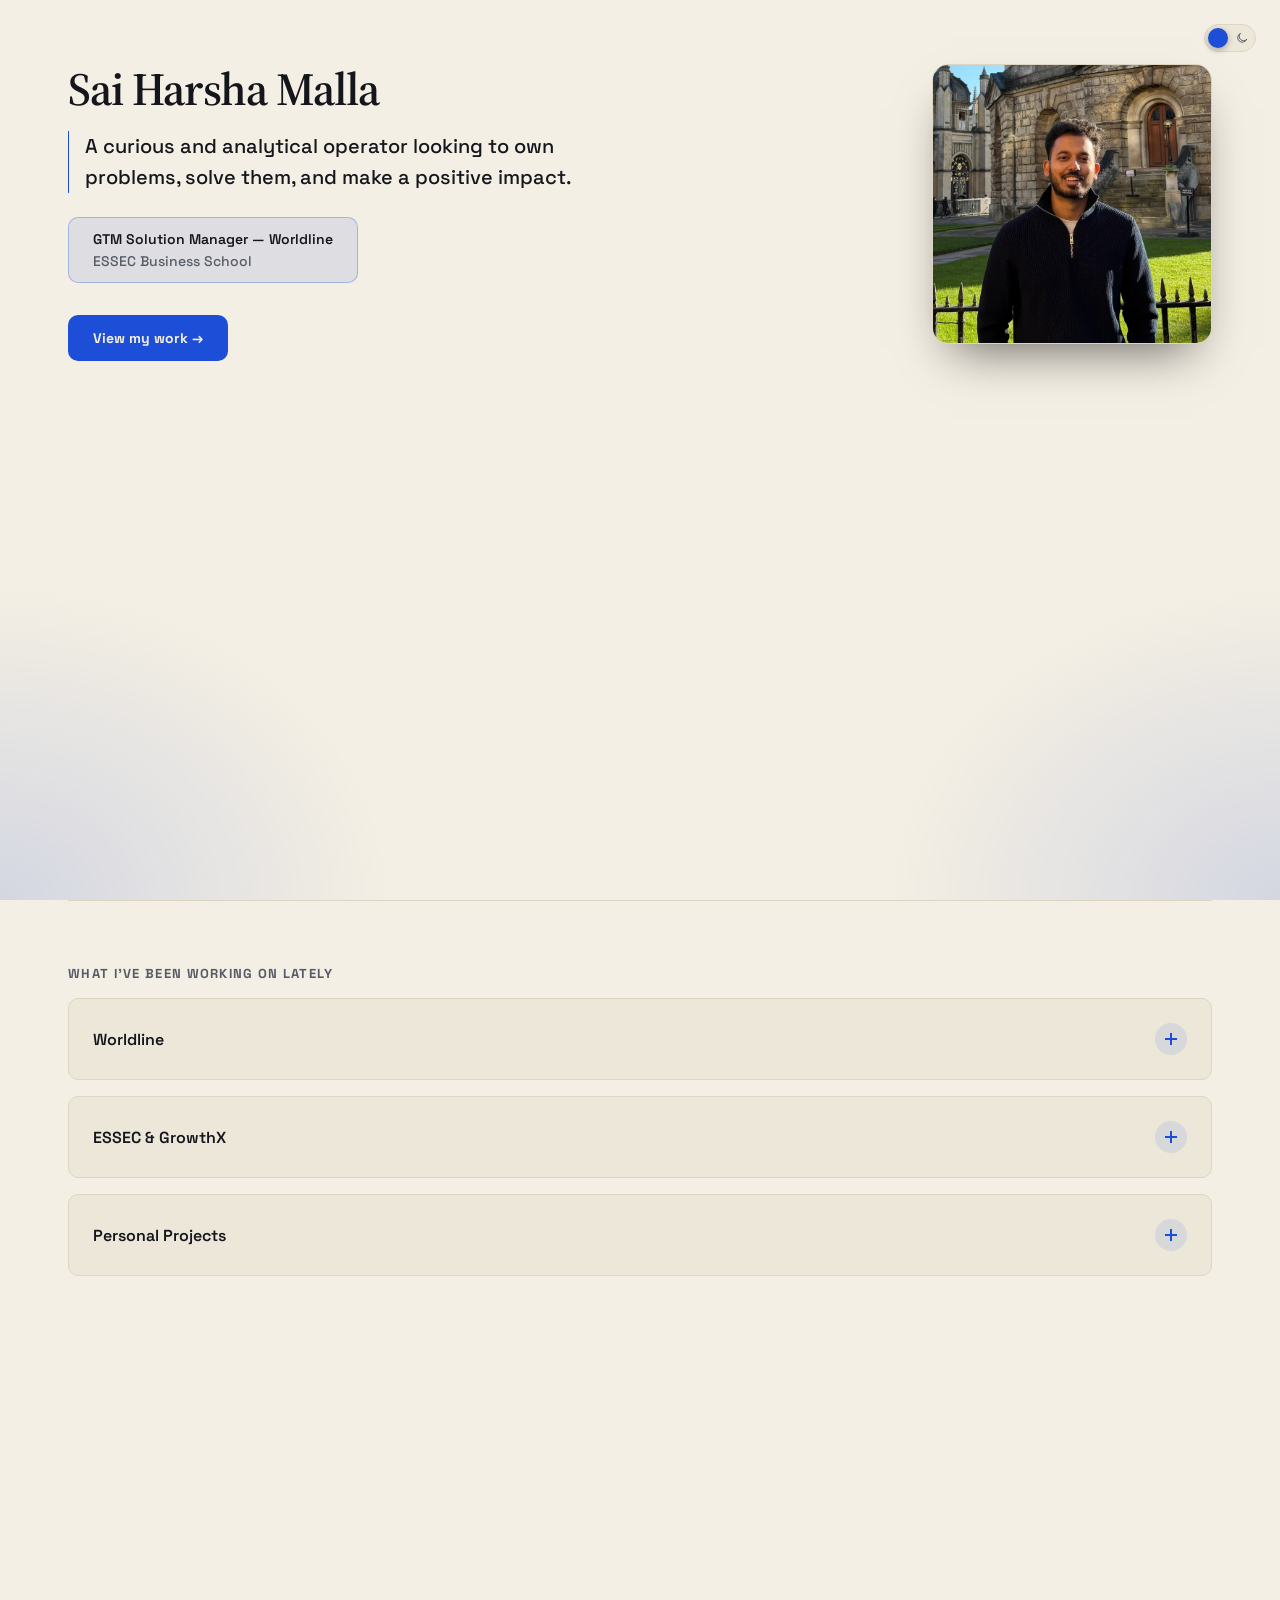
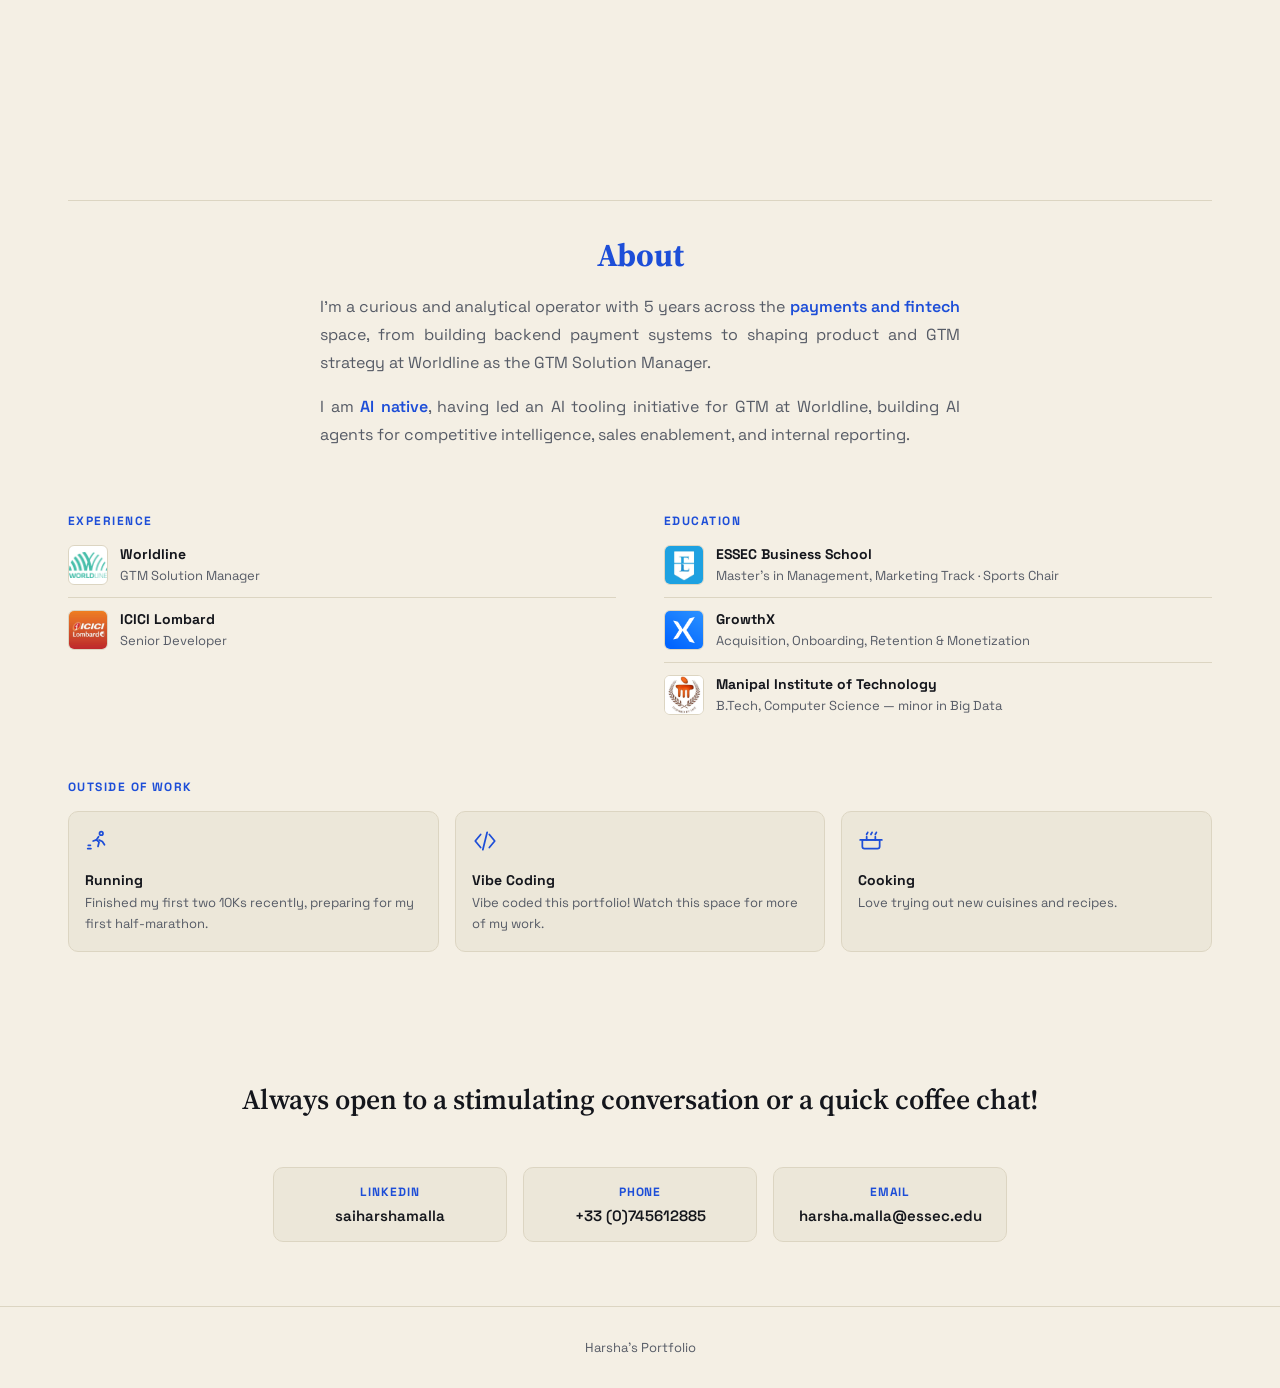
<file: index.html>
<!DOCTYPE html>
<html lang="en">
<head>
<meta charset="UTF-8">
<script>(function(){var t=localStorage.getItem('theme')||(window.matchMedia('(prefers-color-scheme: light)').matches?'light':'dark');document.documentElement.setAttribute('data-theme',t);})();</script>
<meta name="viewport" content="width=device-width, initial-scale=1.0">
<title>Sai Harsha Malla — Portfolio</title>
<meta name="description" content="Portfolio of Sai Harsha Malla — work, school, and personal projects.">
<meta property="og:type" content="website">
<meta property="og:url" content="https://portfolio-harsha9987.vercel.app/">
<meta property="og:title" content="Sai Harsha Malla — Portfolio">
<meta property="og:description" content="Portfolio of Sai Harsha Malla — work, school, and personal projects.">
<meta property="og:image" content="https://portfolio-harsha9987.vercel.app/assets/photo.jpg">
<meta name="twitter:card" content="summary_large_image">
<meta name="twitter:title" content="Sai Harsha Malla — Portfolio">
<meta name="twitter:description" content="Portfolio of Sai Harsha Malla — work, school, and personal projects.">
<meta name="twitter:image" content="https://portfolio-harsha9987.vercel.app/assets/photo.jpg">
<link rel="preconnect" href="https://fonts.googleapis.com">
<link rel="preconnect" href="https://fonts.gstatic.com" crossorigin>
<link href="https://fonts.googleapis.com/css2?family=Space+Grotesk:wght@400;500;600;700&family=Source+Serif+4:opsz,wght@8..60,600;8..60,700&display=swap" rel="stylesheet">
<link rel="stylesheet" href="css/styles.css">
</head>
<body>

<div class="theme-toggle-float">
  <button class="theme-toggle" id="themeToggle" type="button" role="switch" aria-checked="true" aria-label="Toggle light/dark theme">
    <svg class="theme-toggle-icon theme-toggle-icon-sun" viewBox="0 0 24 24" fill="none" stroke="currentColor" stroke-width="1.6" stroke-linecap="round" stroke-linejoin="round" aria-hidden="true"><circle cx="12" cy="12" r="4"/><path d="M12 2v2M12 20v2M4 12H2M22 12h-2M4.9 4.9l1.4 1.4M17.7 17.7l1.4 1.4M4.9 19.1l1.4-1.4M17.7 6.3l1.4-1.4"/></svg>
    <svg class="theme-toggle-icon theme-toggle-icon-moon" viewBox="0 0 24 24" fill="none" stroke="currentColor" stroke-width="1.6" stroke-linecap="round" stroke-linejoin="round" aria-hidden="true"><path d="M20 14.5A8 8 0 1 1 9.5 4a6.5 6.5 0 0 0 10.5 10.5z"/></svg>
    <span class="theme-toggle-thumb"></span>
  </button>
</div>

<main class="main">
  <section class="hero reveal" id="hero">
    <h1 class="name">Sai Harsha Malla</h1>
    <div class="hero-photo">
      <img src="assets/photo.jpg" alt="Sai Harsha Malla" width="280" height="280">
    </div>
    <div class="hero-text">
      <p class="headline">A curious and analytical operator looking to own problems, solve them, and make a positive impact.</p>
      <div class="role-highlight">
        <span class="role-highlight-line">GTM Solution Manager &mdash; Worldline</span>
        <span class="role-highlight-line is-secondary">ESSEC Business School</span>
      </div>
      <a class="btn btn-primary hero-cta" href="#work">View my work &rarr;</a>
    </div>
  </section>

  <section class="projects" aria-label="Projects" id="work">
    <h2 class="projects-heading">What I&rsquo;ve been working on lately</h2>

    <div class="category reveal" data-category="work">
      <button class="category-toggle" aria-expanded="false" aria-controls="panel-work">
        <span class="category-label">Worldline</span>
        <span class="category-icon" aria-hidden="true"></span>
      </button>
      <div class="category-panel" id="panel-work" data-panel="work" hidden><div class="category-panel-grid"></div></div>
    </div>

    <div class="category reveal" data-category="school">
      <button class="category-toggle" aria-expanded="false" aria-controls="panel-school">
        <span class="category-label">ESSEC &amp; GrowthX</span>
        <span class="category-icon" aria-hidden="true"></span>
      </button>
      <div class="category-panel" id="panel-school" data-panel="school" hidden><div class="category-panel-grid"></div></div>
    </div>

    <div class="category reveal" data-category="personal">
      <button class="category-toggle" aria-expanded="false" aria-controls="panel-personal">
        <span class="category-label">Personal Projects</span>
        <span class="category-icon" aria-hidden="true"></span>
      </button>
      <div class="category-panel" id="panel-personal" data-panel="personal" hidden><div class="category-panel-grid"></div></div>
    </div>
  </section>

  <section id="about" class="about-section">

    <section class="about-intro reveal">
      <div class="about-intro-text">
        <h2 class="about-heading">About</h2>
        <p>I&rsquo;m a curious and analytical operator with 5 years across the <span class="text-accent">payments and fintech</span> space, from building backend payment systems to shaping product and GTM strategy at Worldline as the GTM Solution Manager.</p>
        <p>I am <span class="text-accent">AI native</span>, having led an AI tooling initiative for GTM at Worldline, building AI agents for competitive intelligence, sales enablement, and internal reporting.</p>
      </div>
    </section>

    <section class="about-columns reveal">
      <div>
        <h2 class="section-heading">Experience</h2>
        <ul class="timeline">
          <li class="timeline-item">
            <div class="timeline-logo"><img src="assets/logos/worldline.webp" alt="Worldline logo"></div>
            <div class="timeline-text">
              <div class="timeline-org">Worldline</div>
              <div class="timeline-title">GTM Solution Manager</div>
            </div>
          </li>
          <li class="timeline-item">
            <div class="timeline-logo"><img src="assets/logos/icici-lombard.jpg" alt="ICICI Lombard logo"></div>
            <div class="timeline-text">
              <div class="timeline-org">ICICI Lombard</div>
              <div class="timeline-title">Senior Developer</div>
            </div>
          </li>
        </ul>
      </div>
      <div>
        <h2 class="section-heading">Education</h2>
        <ul class="timeline">
          <li class="timeline-item">
            <div class="timeline-logo"><img src="assets/logos/essec.jpg" alt="ESSEC Business School logo"></div>
            <div class="timeline-text">
              <div class="timeline-org">ESSEC Business School</div>
              <div class="timeline-title">Master&rsquo;s in Management, Marketing Track &middot; Sports Chair</div>
            </div>
          </li>
          <li class="timeline-item">
            <div class="timeline-logo"><img src="assets/logos/growthx.webp" alt="GrowthX logo"></div>
            <div class="timeline-text">
              <div class="timeline-org">GrowthX</div>
              <div class="timeline-title">Acquisition, Onboarding, Retention &amp; Monetization</div>
            </div>
          </li>
          <li class="timeline-item">
            <div class="timeline-logo"><img src="assets/logos/manipal.jpg" alt="Manipal Institute of Technology logo"></div>
            <div class="timeline-text">
              <div class="timeline-org">Manipal Institute of Technology</div>
              <div class="timeline-title">B.Tech, Computer Science &mdash; minor in Big Data</div>
            </div>
          </li>
        </ul>
      </div>
    </section>

    <section class="hobbies-section reveal">
      <h2 class="section-heading">Outside of Work</h2>
      <div class="hobbies-list">
        <div class="hobby">
          <svg class="hobby-icon" viewBox="0 0 24 24" fill="none" stroke="currentColor" stroke-width="1.6" stroke-linecap="round" stroke-linejoin="round" aria-hidden="true">
            <circle cx="15" cy="5" r="1.6"/>
            <path d="M12.5 8l-2 3 2.5 2-1 4"/>
            <path d="M13 11l3 1.5 2 3"/>
            <path d="M10.5 11l-3 1"/>
            <path d="M3 16h2M2.5 19h3"/>
          </svg>
          <div class="hobby-title">Running</div>
          <div class="hobby-desc">Finished my first two 10Ks recently, preparing for my first half-marathon.</div>
        </div>
        <div class="hobby">
          <svg class="hobby-icon" viewBox="0 0 24 24" fill="none" stroke="currentColor" stroke-width="1.6" stroke-linecap="round" stroke-linejoin="round" aria-hidden="true">
            <polyline points="8 6 3 12 8 18"/>
            <polyline points="16 6 21 12 16 18"/>
            <line x1="14" y1="4" x2="10" y2="20"/>
          </svg>
          <div class="hobby-title">Vibe Coding</div>
          <div class="hobby-desc">Vibe coded this portfolio! Watch this space for more of my work.</div>
        </div>
        <div class="hobby">
          <svg class="hobby-icon" viewBox="0 0 24 24" fill="none" stroke="currentColor" stroke-width="1.6" stroke-linecap="round" stroke-linejoin="round" aria-hidden="true">
            <path d="M4 11h16v6a2 2 0 0 1-2 2H6a2 2 0 0 1-2-2v-6z"/>
            <path d="M2 11h20"/>
            <path d="M8 11V8M16 11V8"/>
            <path d="M9 4c0 1-1 1-1 2M13 4c0 1-1 1-1 2M17 4c0 1-1 1-1 2"/>
          </svg>
          <div class="hobby-title">Cooking</div>
          <div class="hobby-desc">Love trying out new cuisines and recipes.</div>
        </div>
      </div>
    </section>

  </section>

  <section class="contact reveal" id="contact">
    <h2 class="contact-headline">Always open to a stimulating conversation or a quick coffee chat!</h2>

    <div class="contact-list">
      <a class="contact-row" href="https://www.linkedin.com/in/saiharshamalla/" target="_blank" rel="noopener">
        <span class="contact-row-label">LinkedIn</span>
        <span class="contact-row-value">saiharshamalla</span>
      </a>
      <a class="contact-row" href="tel:+33745612885">
        <span class="contact-row-label">Phone</span>
        <span class="contact-row-value">+33 (0)745612885</span>
      </a>
      <a class="contact-row" href="mailto:harsha.malla@essec.edu">
        <span class="contact-row-label">Email</span>
        <span class="contact-row-value">harsha.malla@essec.edu</span>
      </a>
    </div>
  </section>
</main>

<footer class="site-footer">
  <span>Harsha&rsquo;s Portfolio</span>
</footer>

<a href="#hero" class="back-to-top" aria-label="Back to top">
  <svg viewBox="0 0 24 24" fill="none" stroke="currentColor" stroke-width="1.6" stroke-linecap="round" stroke-linejoin="round" aria-hidden="true"><path d="M12 19V5"/><path d="M6 11l6-6 6 6"/></svg>
</a>

<script src="js/projects-data.js"></script>
<script src="js/script.js"></script>
</body>
</html>
</file>
<file: css/styles.css>
/* ---------------------------------------------------------
   Design tokens — single source of truth for colors, type,
   and spacing. Change values here, not at call sites.
--------------------------------------------------------- */
:root {
  --bg: #0a0b0f;
  --bg-elevated: #13151c;
  --bg-elevated-hover: #191c25;
  --border: #22262f;
  --text: #e9ebf1;
  --text-muted: #9aa0ae;
  --text-faint: #676d7a;
  --accent: #3b82f6;
  --accent-rgb: 59, 130, 246;
  --accent-soft: rgba(59, 130, 246, 0.14);
  --accent-border: rgba(59, 130, 246, 0.35);

  --font-sans: 'Space Grotesk', -apple-system, BlinkMacSystemFont, 'Segoe UI', sans-serif;

  --space-1: 4px;
  --space-2: 8px;
  --space-3: 12px;
  --space-4: 16px;
  --space-5: 24px;
  --space-6: 32px;
  --space-7: 48px;
  --space-8: 64px;

  --radius-sm: 6px;
  --radius-md: 10px;
  --radius-lg: 16px;

  --content-max-width: 1240px;
  --transition: 220ms cubic-bezier(0.4, 0, 0.2, 1);

  color-scheme: dark;
}

/* Light theme — applied via [data-theme="light"] on <html>, set by the
   inline script in <head> (before paint, to avoid a flash) and toggled
   by .theme-toggle in script.js. Absence of the attribute means dark,
   so dark stays the default for anyone without JS. */
:root[data-theme="light"] {
  --bg: #f4efe4;
  --bg-elevated: #ece7d9;
  --bg-elevated-hover: #e3dcca;
  --border: #dcd5c2;
  --text: #14161c;
  --text-muted: #565b66;
  --text-faint: #8a8f99;
  --accent: #1d4ed8;
  --accent-rgb: 29, 78, 216;
  --accent-soft: rgba(29, 78, 216, 0.10);
  --accent-border: rgba(29, 78, 216, 0.30);

  color-scheme: light;
}

* { box-sizing: border-box; }

html {
  scroll-behavior: smooth;
}

/* Browser-default surfaces, themed from the palette instead of left at
   browser defaults — text selection, scrollbar, and keyboard focus. */
::selection {
  background: var(--accent);
  color: var(--bg);
}

/* Scrollbar hidden entirely (page still scrolls normally, just no
   visible track/thumb) — Firefox via scrollbar-width, legacy Edge/IE via
   -ms-overflow-style, WebKit/Chromium via the ::-webkit-scrollbar rule. */
html {
  scrollbar-width: none;
  -ms-overflow-style: none;
}

::-webkit-scrollbar {
  display: none;
}

:focus-visible {
  outline: 2px solid var(--accent);
  outline-offset: 2px;
}

h1, h2, h3 {
  text-wrap: balance;
}

p {
  text-wrap: pretty;
}

html, body {
  margin: 0;
  padding: 0;
  background: var(--bg);
  color: var(--text);
  font-family: var(--font-sans);
  -webkit-font-smoothing: antialiased;
}

body {
  display: flex;
  flex-direction: column;
  min-height: 100dvh;
}

/* Faint ambient glow + grain — decorative, sits behind all content.
   z-index is a small POSITIVE value, not negative: a negative z-index on
   a real stacking-context-forming box (position:fixed always forms one)
   paints behind body's own solid background and becomes invisible — this
   was confirmed by direct pixel sampling while debugging this exact rule.
   `.main`/`.site-footer` are given an explicitly higher z-index so real
   content still always paints above this. */
body::before,
body::after {
  content: '';
  position: fixed;
  inset: 0;
  z-index: 0;
  pointer-events: none;
}

/* Same two-corner wash in both themes — a soft accent rise from the
   bottom-left and bottom-right toward center, subtle by design. Dark and
   light use different literal rgba() values (rather than the shared
   --accent-soft token) so each can be tuned to its own background:
   dark needs less alpha to read as equally subtle, since color shows up
   more readily against near-black than against the light theme's cream. */
body::before {
  background:
    radial-gradient(600px 480px at 0% 100%, rgba(59, 130, 246, 0.16), transparent 65%),
    radial-gradient(600px 480px at 100% 100%, rgba(59, 130, 246, 0.16), transparent 65%);
}

:root[data-theme="light"] body::before {
  background:
    radial-gradient(600px 480px at 0% 100%, rgba(29, 78, 216, 0.15), transparent 65%),
    radial-gradient(600px 480px at 100% 100%, rgba(29, 78, 216, 0.15), transparent 65%);
}

body::after {
  opacity: 0.035;
  mix-blend-mode: overlay;
  background-image: url("data:image/svg+xml,%3Csvg xmlns='http://www.w3.org/2000/svg' width='120' height='120'%3E%3Cfilter id='n'%3E%3CfeTurbulence type='fractalNoise' baseFrequency='0.85' numOctaves='2' stitchTiles='stitch'/%3E%3C/filter%3E%3Crect width='100%25' height='100%25' filter='url(%23n)'/%3E%3C/svg%3E");
}

/* ---------------------------------------------------------
   Scroll-reveal (hero, project categories)
--------------------------------------------------------- */
.reveal {
  opacity: 0;
  transform: translateY(14px);
  transition: opacity 600ms ease, transform 600ms ease;
}

.reveal.in-view {
  opacity: 1;
  transform: translateY(0);
}

.category.reveal:nth-of-type(1) { transition-delay: 0ms; }
.category.reveal:nth-of-type(2) { transition-delay: 80ms; }
.category.reveal:nth-of-type(3) { transition-delay: 160ms; }

a {
  color: inherit;
  text-decoration: none;
}

ul { list-style: none; margin: 0; padding: 0; }

/* ---------------------------------------------------------
   Floating theme toggle
--------------------------------------------------------- */
.theme-toggle-float {
  position: fixed;
  top: calc(var(--space-5) + env(safe-area-inset-top));
  right: calc(var(--space-5) + env(safe-area-inset-right));
  z-index: 20;
}

/* Bottom-right, opposite corner from the theme toggle — deliberately, so
   it can never repeat the toggle/accordion overlap bug fixed earlier.
   Hidden until initBackToTop() (script.js) reveals it once Hero has
   scrolled out of view. */
.back-to-top {
  position: fixed;
  bottom: calc(var(--space-5) + env(safe-area-inset-bottom));
  right: calc(var(--space-5) + env(safe-area-inset-right));
  z-index: 15;
  display: flex;
  align-items: center;
  justify-content: center;
  width: 44px;
  height: 44px;
  border-radius: 50%;
  background: var(--bg-elevated);
  border: 1px solid var(--border);
  color: var(--text-muted);
  opacity: 0;
  pointer-events: none;
  transition: opacity var(--transition), border-color var(--transition), color var(--transition), transform var(--transition);
}

.back-to-top svg {
  width: 20px;
  height: 20px;
}

.back-to-top.is-visible {
  opacity: 1;
  pointer-events: auto;
}

.back-to-top:hover {
  border-color: var(--accent-border);
  color: var(--accent);
  transform: translateY(-2px);
}

.theme-toggle {
  position: relative;
  flex-shrink: 0;
  width: 52px;
  height: 28px;
  padding: 0;
  margin: 0;
  border: 1px solid var(--border);
  border-radius: 999px;
  background: var(--bg-elevated);
  cursor: pointer;
  transition: border-color var(--transition);
}

.theme-toggle:hover {
  border-color: var(--accent-border);
}

.theme-toggle-icon {
  position: absolute;
  top: 50%;
  width: 14px;
  height: 14px;
  transform: translateY(-50%);
  color: var(--text-muted);
  pointer-events: none;
}

.theme-toggle-icon-sun {
  left: 6px;
}

.theme-toggle-icon-moon {
  right: 6px;
}

.theme-toggle-thumb {
  position: absolute;
  top: 3px;
  left: 29px;
  width: 20px;
  height: 20px;
  border-radius: 50%;
  background: var(--accent);
  box-shadow: 0 2px 6px rgba(0, 0, 0, 0.3);
  transition: left var(--transition);
}

/* Thumb position is driven directly by the root theme attribute (not the
   button's own state), since that attribute is already set synchronously
   before paint by the inline head script — this avoids any flash/jump on
   page load that driving it off aria-checked + JS would risk. */
:root[data-theme="light"] .theme-toggle-thumb {
  left: 3px;
}

/* ---------------------------------------------------------
   Reusable section heading (Experience / Education / etc.)
--------------------------------------------------------- */
.section-heading {
  font-size: 12px;
  font-weight: 700;
  letter-spacing: 0.12em;
  text-transform: uppercase;
  color: var(--accent);
  margin: 0 0 var(--space-4);
}

.timeline-item {
  display: flex;
  align-items: center;
  gap: var(--space-3);
  padding-bottom: var(--space-3);
  margin-bottom: var(--space-3);
  border-bottom: 1px solid var(--border);
}

.timeline-item:last-child {
  border-bottom: none;
  margin-bottom: 0;
  padding-bottom: 0;
}

.timeline-logo {
  flex-shrink: 0;
  width: 40px;
  height: 40px;
  display: flex;
  align-items: center;
  justify-content: center;
  overflow: hidden;
  border: 1px solid var(--border);
  border-radius: var(--radius-sm);
  background: #fff;
  transition: transform var(--transition), box-shadow var(--transition), border-color var(--transition);
}

.timeline-logo img {
  width: 100%;
  height: 100%;
  object-fit: contain;
  display: block;
}

.timeline-item:hover .timeline-logo {
  transform: translateY(-5px);
  border-color: var(--accent-border);
  box-shadow: 0 16px 26px -10px rgba(var(--accent-rgb), 0.5);
}

.timeline-text {
  min-width: 0;
}

.timeline-org {
  font-size: 14px;
  font-weight: 700;
  line-height: 1.4;
  color: var(--text);
}

.timeline-title {
  font-size: 13px;
  color: var(--text-muted);
  margin-top: 2px;
  line-height: 1.4;
}

/* ---------------------------------------------------------
   Main / hero
--------------------------------------------------------- */
.main {
  position: relative;
  z-index: 2;
  flex: 1 0 auto;
  padding: var(--space-8) var(--space-7) var(--space-8);
  max-width: var(--content-max-width);
  width: 100%;
  margin: 0 auto;
}

/* .name / .hero-photo / .hero-text stack in plain block flow, in that DOM
   order — the photo is pulled out of flow via position:absolute so it
   doesn't affect the gap between name and hero-text at all (an earlier
   version used grid-template-areas with the photo spanning both rows,
   which forced the grid's auto row-sizing to inflate the *name* row to
   fit the photo's 280px height — a large, wrong gap right after the
   name). On mobile the override below simply switches .hero-photo back
   to position:static, which drops it into normal flow exactly where it
   already sits in the DOM: after the name, before the rest of the text. */
.hero {
  position: relative;
  min-height: calc(100dvh - (var(--space-8) * 2));
}

.hero .name,
.hero-text {
  max-width: calc(100% - 280px - var(--space-7));
}

/* Plain bordered card, matching the size/treatment the site launched
   with (280x280, neutral border, no color halo — see CLAUDE.md's "Hero
   photo" section). A few other treatments (enlarged + bled off the
   viewport edge, a radial-mask fade with no border at all) were tried in
   pursuit of a more "integrated" feel and rejected. */
.hero-photo {
  position: absolute;
  top: 0;
  right: 0;
  width: 280px;
  height: 280px;
  border-radius: var(--radius-lg);
  overflow: hidden;
  border: 1px solid var(--border);
  background: var(--bg-elevated);
  box-shadow: 0 24px 48px -20px rgba(0, 0, 0, 0.6);
}

.hero-photo img {
  width: 100%;
  height: 100%;
  object-fit: cover;
  display: block;
}

.btn.hero-cta {
  display: flex;
  width: fit-content;
  margin-top: var(--space-6);
  font-weight: 700;
}

.name {
  font-family: 'Source Serif 4', serif;
  font-size: clamp(34px, 4vw, 46px);
  font-weight: 600;
  letter-spacing: -0.02em;
  line-height: 1.1;
  margin: 0 0 var(--space-4);
}

.headline {
  font-size: 20px;
  font-weight: 500;
  line-height: 1.55;
  color: var(--text);
  max-width: 44ch;
  margin: 0;
  padding-left: var(--space-4);
  border-left: 1px solid var(--accent);
}

.role-highlight {
  display: inline-flex;
  flex-direction: column;
  gap: 4px;
  margin-top: var(--space-5);
  padding: var(--space-3) var(--space-5);
  border-radius: var(--radius-md);
  background: var(--accent-soft);
  border: 1px solid var(--accent-border);
}

.role-highlight-line {
  font-size: 14px;
  font-weight: 600;
  color: var(--text);
}

.role-highlight-line.is-secondary {
  font-weight: 500;
  color: var(--text-muted);
}

/* ---------------------------------------------------------
   Buttons
--------------------------------------------------------- */
.btn {
  display: inline-flex;
  align-items: center;
  gap: var(--space-2);
  padding: 13px 24px;
  border-radius: var(--radius-md);
  font-size: 14px;
  font-weight: 600;
  font-family: var(--font-sans);
  border: 1px solid transparent;
  cursor: pointer;
  transition: transform var(--transition), box-shadow var(--transition);
}

.btn-primary {
  background: var(--accent);
  color: var(--bg);
}

.btn-primary:hover {
  transform: translateY(-2px);
  box-shadow: 0 14px 28px -12px rgba(0, 0, 0, 0.5);
}

/* ---------------------------------------------------------
   Projects — accordion categories
--------------------------------------------------------- */
.projects,
.contact {
  padding-top: var(--space-8);
  margin-top: var(--space-8);
}

.about-section {
  padding-top: var(--space-6);
}

.projects,
.about-section {
  border-top: 1px solid var(--border);
}

.projects {
  display: flex;
  flex-direction: column;
  justify-content: flex-start;
  gap: var(--space-4);
  min-height: 100dvh;
}

.projects-heading {
  font-size: 13px;
  font-weight: 700;
  letter-spacing: 0.1em;
  text-transform: uppercase;
  color: var(--text-muted);
  margin: 0;
}

.category {
  border: 1px solid var(--border);
  border-radius: var(--radius-md);
  background: var(--bg-elevated);
  overflow: hidden;
  transition: transform var(--transition), border-color var(--transition), box-shadow var(--transition);
}

.category:hover {
  transform: translateY(-2px);
  border-color: var(--accent-border);
  box-shadow: 0 14px 28px -18px rgba(0, 0, 0, 0.4);
}

.category-toggle {
  width: 100%;
  display: flex;
  align-items: center;
  justify-content: space-between;
  padding: var(--space-5);
  background: transparent;
  border: none;
  color: var(--text);
  font-family: var(--font-sans);
  font-size: 16px;
  font-weight: 600;
  cursor: pointer;
  transition: background var(--transition);
}

.category-toggle:hover {
  background: var(--bg-elevated-hover);
}

.category-toggle:focus-visible {
  outline: 2px solid var(--accent);
  outline-offset: -2px;
}

.category-icon {
  position: relative;
  width: 32px;
  height: 32px;
  flex-shrink: 0;
  border-radius: 50%;
  background: var(--accent-soft);
  transition: background var(--transition);
}

.category-toggle:hover .category-icon {
  background: var(--accent-border);
}

.category-icon::before,
.category-icon::after {
  content: '';
  position: absolute;
  top: 50%;
  left: 50%;
  background: var(--accent);
  transform: translate(-50%, -50%);
  transition: transform var(--transition);
}

.category-icon::before {
  width: 12px;
  height: 2px;
}

.category-icon::after {
  width: 2px;
  height: 12px;
}

.category-toggle[aria-expanded="true"] .category-icon::after {
  transform: translate(-50%, -50%) rotate(90deg) scale(0);
}

/* Expand/collapse uses the grid-template-rows 0fr->1fr technique instead
   of animating max-height/padding: those are layout properties that force
   a reflow on every animation frame (and, with the old fixed max-height:
   2000px, interpolate through a much larger range than the real content
   ever needs). grid-template-rows animates the track size directly, and
   .category-panel-grid's overflow:hidden gives it a 0 automatic minimum
   size so it can actually collapse to nothing. */
.category-panel {
  display: grid;
  grid-template-rows: 0fr;
  opacity: 0;
  transition: grid-template-rows var(--transition), opacity var(--transition);
}

.category-panel.is-open {
  grid-template-rows: 1fr;
  opacity: 1;
}

.category-panel[hidden] {
  display: none;
}

.category-panel-grid {
  min-height: 0;
  overflow: hidden;
  display: grid;
  grid-template-columns: repeat(auto-fit, minmax(260px, 1fr));
  gap: var(--space-4);
  padding: 0 var(--space-5) var(--space-5);
}

/* Project card */
.project-card {
  /* Caps how wide a single grid item can stretch when auto-fit collapses
     unused tracks (e.g. a category with only one project) — without this,
     a lone card would stretch to fill the entire row instead of matching
     the card width seen when a row has enough cards to fill it on their
     own (2-4 cards, e.g. Worldline/ESSEC & GrowthX). Below this cap,
     multi-card rows are unaffected since their natural stretched width
     already comes in under it. */
  max-width: 360px;
  border: 1px solid var(--border);
  border-radius: var(--radius-md);
  padding: var(--space-4);
  background: var(--bg);
  transition: transform var(--transition), border-color var(--transition), box-shadow var(--transition);
}

.project-card:hover {
  transform: translateY(-3px);
  border-color: var(--accent-border);
  box-shadow: 0 12px 24px -12px rgba(0, 0, 0, 0.35);
}

.category-panel.is-open .project-card {
  animation: card-in 420ms cubic-bezier(0.4, 0, 0.2, 1) both;
}

.category-panel.is-open .project-card:nth-child(1) { animation-delay: 60ms; }
.category-panel.is-open .project-card:nth-child(2) { animation-delay: 120ms; }
.category-panel.is-open .project-card:nth-child(3) { animation-delay: 180ms; }
.category-panel.is-open .project-card:nth-child(4) { animation-delay: 240ms; }

@keyframes card-in {
  from { opacity: 0; transform: translateY(10px); }
  to { opacity: 1; transform: translateY(0); }
}

.project-thumb {
  position: relative;
  aspect-ratio: 16 / 9;
  border-radius: var(--radius-sm);
  overflow: hidden;
  border: 1px solid var(--border);
  margin-bottom: var(--space-3);
}

.project-thumb-pdf-label {
  position: absolute;
  bottom: var(--space-2);
  left: var(--space-2);
  padding: 3px 10px;
  border-radius: 999px;
  background: rgba(0, 0, 0, 0.65);
  color: #fff;
  font-size: 11px;
  font-weight: 600;
  pointer-events: none;
}

.project-thumb iframe {
  width: 100%;
  height: 100%;
  border: none;
  /* Was pointer-events:none so clicks would fall through to the enclosing
     card-link — but that also blocked scrolling/paging inside the native
     PDF viewer entirely, which is the actual point of a preview. Letting
     the iframe capture its own input means a click landing specifically
     on the thumb no longer opens the file (the title/tags below still
     do, and the card's hover-lift still fires over the thumb too, since
     CSS :hover on the ancestor <a> isn't affected by the iframe's
     pointer-events) — a fair trade for the preview actually being
     scrollable. */
}

.project-thumb-placeholder {
  display: flex;
  align-items: center;
  justify-content: center;
  background:
    radial-gradient(circle at center, var(--accent-soft) 0%, transparent 70%),
    var(--bg-elevated);
}

.project-thumb-glyph {
  font-size: 32px;
  font-weight: 700;
  color: var(--accent);
  opacity: 0.45;
}

.project-thumb-icon {
  width: 42px;
  height: 42px;
  color: var(--accent);
  opacity: 0.65;
}

.project-title {
  font-size: 15px;
  font-weight: 700;
  margin: 0 0 var(--space-2);
}

.project-blurb {
  font-size: 13px;
  color: var(--text-muted);
  line-height: 1.6;
  margin: 0 0 var(--space-3);
}

.project-tags {
  display: flex;
  flex-wrap: wrap;
  gap: var(--space-2);
  margin-bottom: var(--space-3);
}

.project-tag {
  font-size: 11px;
  font-weight: 600;
  padding: 3px 10px;
  border-radius: 999px;
  background: var(--accent-soft);
  color: var(--accent);
}

.project-card-link {
  display: block;
  color: inherit;
  text-decoration: none;
}

.project-download-btn {
  display: flex;
  justify-content: center;
  width: 100%;
  margin-top: var(--space-3);
  padding: 8px 16px;
  font-size: 12px;
  background: transparent;
  border-color: var(--accent-border);
  color: var(--accent);
}

.project-download-btn:hover {
  background: var(--accent-soft);
  transform: translateY(-2px);
}

.category-empty {
  grid-column: 1 / -1;
  text-align: center;
  color: var(--text-muted);
  font-size: 14px;
  padding: var(--space-6) 0;
}

/* ---------------------------------------------------------
   About page
--------------------------------------------------------- */
.about-intro {
  max-width: 640px;
  margin: 0 auto var(--space-8);
  text-align: center;
}

.about-heading {
  font-family: 'Source Serif 4', serif;
  font-size: clamp(24px, 3vw, 32px);
  font-weight: 700;
  letter-spacing: -0.01em;
  color: var(--accent);
  text-align: center;
  margin: 0 0 var(--space-4);
}

.about-intro-text p {
  font-size: 16px;
  line-height: 1.75;
  color: var(--text-muted);
  text-align: justify;
  text-align-last: left;
  hyphens: auto;
  margin: var(--space-4) 0 0;
}

.text-accent {
  color: var(--accent);
  font-weight: 600;
}

.about-columns {
  display: grid;
  grid-template-columns: 1fr 1fr;
  gap: var(--space-7);
  margin-bottom: var(--space-8);
}

.hobbies-list {
  display: grid;
  grid-template-columns: repeat(3, 1fr);
  gap: var(--space-4);
}

.hobby {
  padding: var(--space-4);
  border: 1px solid var(--border);
  border-radius: var(--radius-md);
  background: var(--bg-elevated);
}

.hobby-icon {
  width: 26px;
  height: 26px;
  color: var(--accent);
  margin-bottom: var(--space-3);
}

.hobby-title {
  font-size: 14px;
  font-weight: 700;
  color: var(--text);
  margin-bottom: var(--space-1);
}

.hobby-desc {
  font-size: 13px;
  color: var(--text-muted);
  line-height: 1.6;
}

/* ---------------------------------------------------------
   Contact page
--------------------------------------------------------- */
.contact {
  text-align: center;
}

.contact-headline {
  font-family: 'Source Serif 4', serif;
  font-size: clamp(20px, 2.4vw, 28px);
  font-weight: 600;
  line-height: 1.4;
  margin: 0 auto var(--space-7);
}

/* Force a single line only once the viewport is comfortably wide enough
   for it (~1000px+ of content width) — below that, let it wrap normally
   rather than risk horizontal overflow. */
@media (min-width: 1100px) {
  .contact-headline {
    white-space: nowrap;
  }
}

.contact-list {
  display: flex;
  flex-direction: row;
  justify-content: center;
  flex-wrap: wrap;
  gap: var(--space-4);
}

.contact-row {
  display: flex;
  flex-direction: column;
  align-items: center;
  gap: 6px;
  width: 234px;
  padding: var(--space-4) var(--space-5);
  border: 1px solid var(--border);
  border-radius: var(--radius-md);
  background: var(--bg-elevated);
  transition: transform var(--transition), border-color var(--transition);
}

.contact-row:hover {
  transform: translateY(-2px);
  border-color: var(--accent-border);
}

.contact-row-label {
  font-size: 12px;
  font-weight: 700;
  letter-spacing: 0.08em;
  text-transform: uppercase;
  color: var(--accent);
}

.contact-row-value {
  font-size: 15px;
  font-weight: 600;
  color: var(--text);
}

/* ---------------------------------------------------------
   Footer
--------------------------------------------------------- */
.site-footer {
  position: relative;
  z-index: 2;
  flex-shrink: 0;
  width: 100%;
  display: flex;
  align-items: center;
  justify-content: center;
  gap: var(--space-3);
  padding: var(--space-6);
  border-top: 1px solid var(--border);
  font-size: 13px;
  color: var(--text-muted);
}

/* ---------------------------------------------------------
   Responsive
--------------------------------------------------------- */
@media (max-width: 800px) {
  .main {
    padding: var(--space-6) var(--space-4) var(--space-6);
  }

  /* Below the desktop breakpoint, .main's own side padding (--space-4,
     16px) is narrower than the toggle's fixed inset (--space-5, 24px),
     so a viewport-fixed toggle would sit inside the Work accordion's
     full-width clickable row area at whatever scroll position happens to
     put a category near the top of the screen — a real touch-target
     collision, not just a visual one, confirmed by design critique.
     Switching to position:absolute here makes it scroll away with the
     page instead of staying pinned, removing the possibility of it ever
     overlapping Work. It resolves against the initial containing block
     (there's no positioned ancestor — .theme-toggle-float is a plain
     `<body>` child, not nested inside .hero), which is deliberate: an
     earlier version nested it inside <section class="hero reveal">, and
     .reveal's `transform` on that ancestor silently turned position:fixed
     into acting like position:absolute relative to .hero on EVERY
     viewport width, not just mobile — this is exactly the "a transform
     on any ancestor becomes the containing block for a fixed descendant"
     gotcha, and it's why the toggle ended up rendered on top of the hero
     photo instead of the true top-right of the viewport. Do not nest this
     element inside anything carrying `transform` (including .reveal)
     ever again. Desktop keeps the persistent fixed toggle unmodified,
     since .main's wider padding (--space-7, 48px) already clears the
     toggle's inset there. */
  .theme-toggle-float {
    position: absolute;
    top: var(--space-4);
    right: var(--space-4);
  }

  .hero {
    display: flex;
    flex-direction: column;
    gap: var(--space-5);
    min-height: auto;
    text-align: left;
  }

  .hero .name,
  .hero-text {
    max-width: none;
  }

  .hero-photo {
    position: static;
    width: 160px;
    height: 160px;
  }

  .about-columns {
    grid-template-columns: 1fr;
    gap: var(--space-6);
  }

  .hobbies-list {
    grid-template-columns: 1fr;
  }
}
</file>
